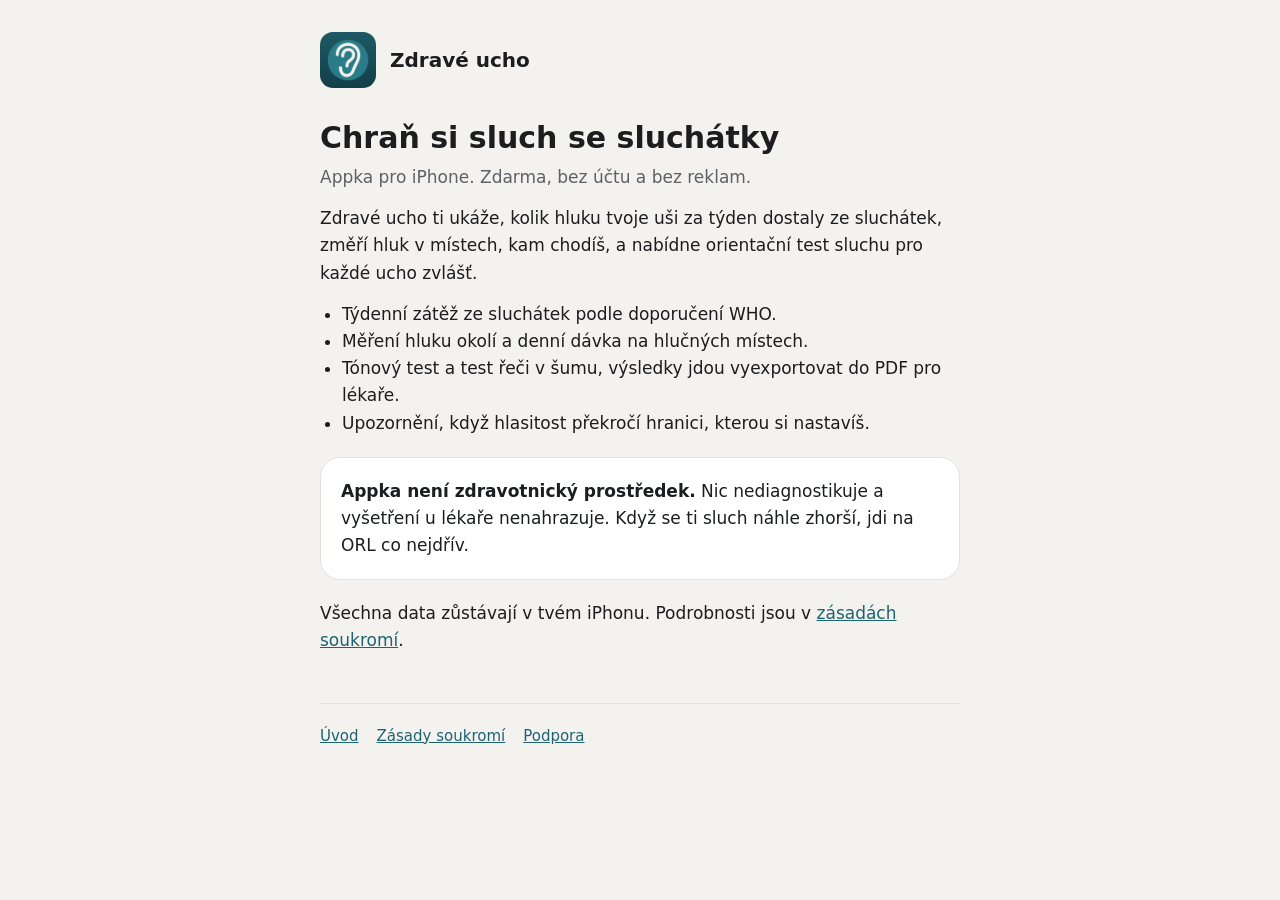
<file: index.html>
<!doctype html>
<html lang="cs">
<head>
<meta charset="utf-8">
<meta name="viewport" content="width=device-width,initial-scale=1">
<title>Zdravé ucho</title>
<meta name="description" content="Appka pro iPhone, která pomáhá chránit sluch při poslechu ve sluchátkách i v hlučném prostředí.">
<link rel="icon" href="./ikona.png">
<link rel="stylesheet" href="./styl.css">
</head>
<body>
<main>
<header><img src="./ikona.png" alt=""><a href="./">Zdravé ucho</a></header>
<h1>Chraň si sluch se sluchátky</h1>
<p class="muted">Appka pro iPhone. Zdarma, bez účtu a bez reklam.</p>
<p>Zdravé ucho ti ukáže, kolik hluku tvoje uši za týden dostaly ze sluchátek, změří hluk v místech, kam chodíš, a nabídne orientační test sluchu pro každé ucho zvlášť.</p>
<ul>
<li>Týdenní zátěž ze sluchátek podle doporučení WHO.</li>
<li>Měření hluku okolí a denní dávka na hlučných místech.</li>
<li>Tónový test a test řeči v šumu, výsledky jdou vyexportovat do PDF pro lékaře.</li>
<li>Upozornění, když hlasitost překročí hranici, kterou si nastavíš.</li>
</ul>
<div class="card"><strong>Appka není zdravotnický prostředek.</strong> Nic nediagnostikuje a vyšetření u lékaře nenahrazuje. Když se ti sluch náhle zhorší, jdi na ORL co nejdřív.</div>
<p>Všechna data zůstávají v tvém iPhonu. Podrobnosti jsou v <a href="soukromi/">zásadách soukromí</a>.</p>
<footer><a href="./">Úvod</a><a href="./soukromi/">Zásady soukromí</a><a href="./podpora/">Podpora</a></footer>
</main>
</body>
</html>
</file>
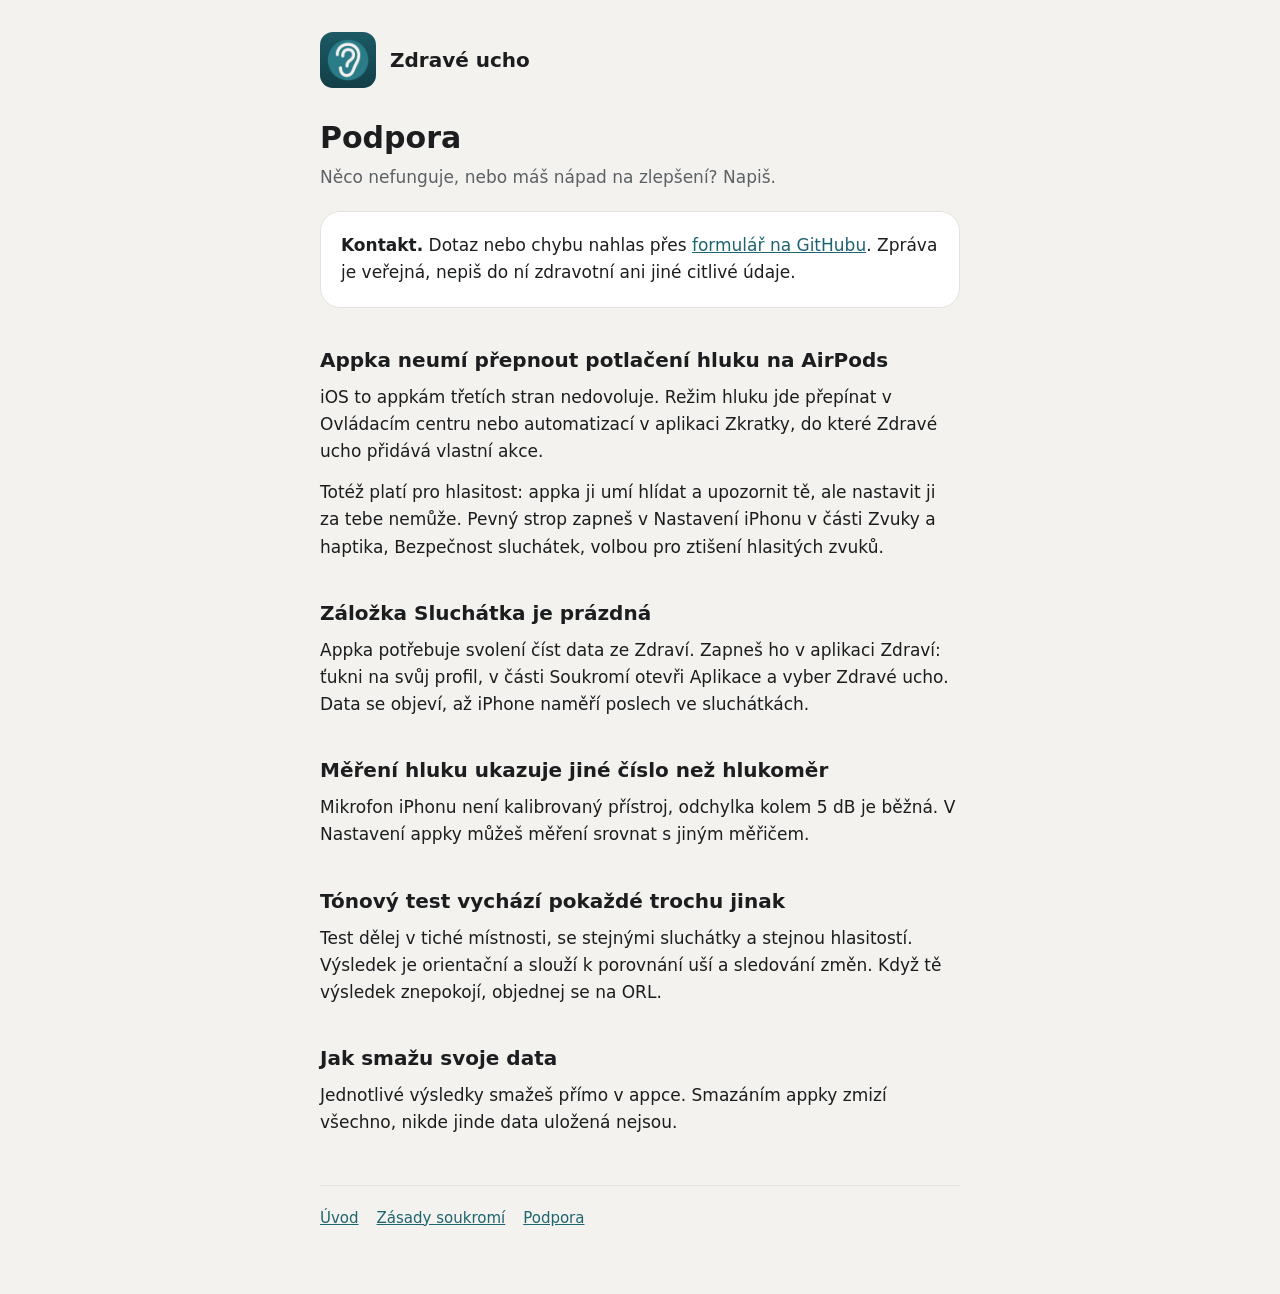
<file: podpora/index.html>
<!doctype html>
<html lang="cs">
<head>
<meta charset="utf-8">
<meta name="viewport" content="width=device-width,initial-scale=1">
<title>Podpora | Zdravé ucho</title>
<meta name="description" content="Nejčastější otázky k appce Zdravé ucho a kontakt na autora.">
<link rel="icon" href="../ikona.png">
<link rel="stylesheet" href="../styl.css">
</head>
<body>
<main>
<header><img src="../ikona.png" alt=""><a href="../">Zdravé ucho</a></header>
<h1>Podpora</h1>
<p class="muted">Něco nefunguje, nebo máš nápad na zlepšení? Napiš.</p>
<div class="card"><strong>Kontakt.</strong> Dotaz nebo chybu nahlas přes <a href="https://github.com/milanmarekmm/zdrave-ucho/issues/new">formulář na GitHubu</a>. Zpráva je veřejná, nepiš do ní zdravotní ani jiné citlivé údaje.</div>
<h2>Appka neumí přepnout potlačení hluku na AirPods</h2>
<p>iOS to appkám třetích stran nedovoluje. Režim hluku jde přepínat v Ovládacím centru nebo automatizací v aplikaci Zkratky, do které Zdravé ucho přidává vlastní akce.</p>
<p>Totéž platí pro hlasitost: appka ji umí hlídat a upozornit tě, ale nastavit ji za tebe nemůže. Pevný strop zapneš v Nastavení iPhonu v části Zvuky a haptika, Bezpečnost sluchátek, volbou pro ztišení hlasitých zvuků.</p>
<h2>Záložka Sluchátka je prázdná</h2>
<p>Appka potřebuje svolení číst data ze Zdraví. Zapneš ho v aplikaci Zdraví: ťukni na svůj profil, v části Soukromí otevři Aplikace a vyber Zdravé ucho. Data se objeví, až iPhone naměří poslech ve sluchátkách.</p>
<h2>Měření hluku ukazuje jiné číslo než hlukoměr</h2>
<p>Mikrofon iPhonu není kalibrovaný přístroj, odchylka kolem 5 dB je běžná. V Nastavení appky můžeš měření srovnat s jiným měřičem.</p>
<h2>Tónový test vychází pokaždé trochu jinak</h2>
<p>Test dělej v tiché místnosti, se stejnými sluchátky a stejnou hlasitostí. Výsledek je orientační a slouží k porovnání uší a sledování změn. Když tě výsledek znepokojí, objednej se na ORL.</p>
<h2>Jak smažu svoje data</h2>
<p>Jednotlivé výsledky smažeš přímo v appce. Smazáním appky zmizí všechno, nikde jinde data uložená nejsou.</p>
<footer><a href="../">Úvod</a><a href="../soukromi/">Zásady soukromí</a><a href="../podpora/">Podpora</a></footer>
</main>
</body>
</html>
</file>
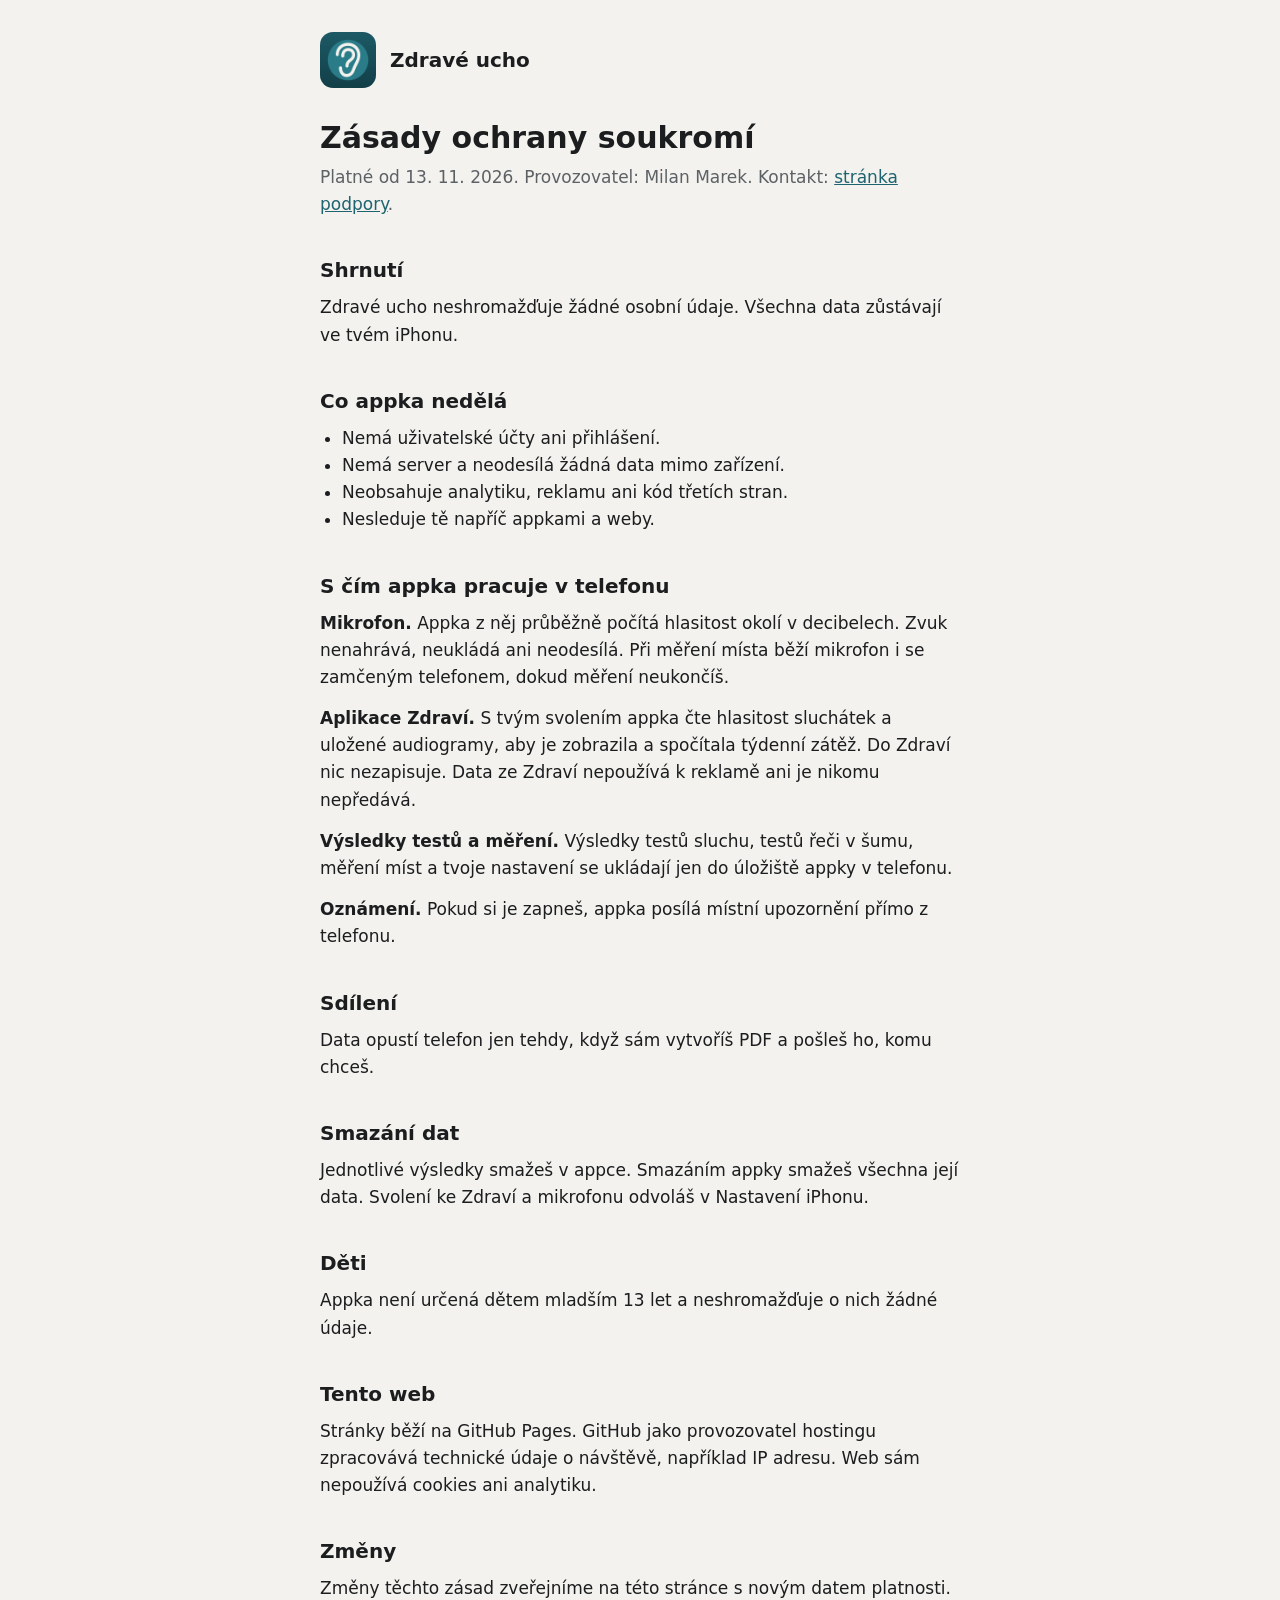
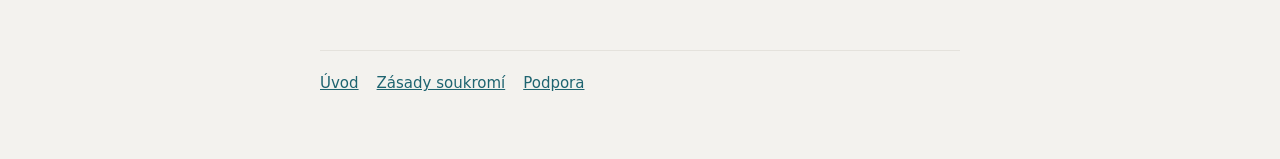
<file: soukromi/index.html>
<!doctype html>
<html lang="cs">
<head>
<meta charset="utf-8">
<meta name="viewport" content="width=device-width,initial-scale=1">
<title>Zásady soukromí | Zdravé ucho</title>
<meta name="description" content="Zdravé ucho neshromažďuje žádné osobní údaje. Všechna data zůstávají v iPhonu.">
<link rel="icon" href="../ikona.png">
<link rel="stylesheet" href="../styl.css">
</head>
<body>
<main>
<header><img src="../ikona.png" alt=""><a href="../">Zdravé ucho</a></header>
<h1>Zásady ochrany soukromí</h1>
<p class="muted">Platné od 13. 11. 2026. Provozovatel: Milan Marek. Kontakt: <a href="../podpora/">stránka podpory</a>.</p>
<h2>Shrnutí</h2>
<p>Zdravé ucho neshromažďuje žádné osobní údaje. Všechna data zůstávají ve tvém iPhonu.</p>
<h2>Co appka nedělá</h2>
<ul>
<li>Nemá uživatelské účty ani přihlášení.</li>
<li>Nemá server a neodesílá žádná data mimo zařízení.</li>
<li>Neobsahuje analytiku, reklamu ani kód třetích stran.</li>
<li>Nesleduje tě napříč appkami a weby.</li>
</ul>
<h2>S čím appka pracuje v telefonu</h2>
<p><strong>Mikrofon.</strong> Appka z něj průběžně počítá hlasitost okolí v decibelech. Zvuk nenahrává, neukládá ani neodesílá. Při měření místa běží mikrofon i se zamčeným telefonem, dokud měření neukončíš.</p>
<p><strong>Aplikace Zdraví.</strong> S tvým svolením appka čte hlasitost sluchátek a uložené audiogramy, aby je zobrazila a spočítala týdenní zátěž. Do Zdraví nic nezapisuje. Data ze Zdraví nepoužívá k reklamě ani je nikomu nepředává.</p>
<p><strong>Výsledky testů a měření.</strong> Výsledky testů sluchu, testů řeči v šumu, měření míst a tvoje nastavení se ukládají jen do úložiště appky v telefonu.</p>
<p><strong>Oznámení.</strong> Pokud si je zapneš, appka posílá místní upozornění přímo z telefonu.</p>
<h2>Sdílení</h2>
<p>Data opustí telefon jen tehdy, když sám vytvoříš PDF a pošleš ho, komu chceš.</p>
<h2>Smazání dat</h2>
<p>Jednotlivé výsledky smažeš v appce. Smazáním appky smažeš všechna její data. Svolení ke Zdraví a mikrofonu odvoláš v Nastavení iPhonu.</p>
<h2>Děti</h2>
<p>Appka není určená dětem mladším 13 let a neshromažďuje o nich žádné údaje.</p>
<h2>Tento web</h2>
<p>Stránky běží na GitHub Pages. GitHub jako provozovatel hostingu zpracovává technické údaje o návštěvě, například IP adresu. Web sám nepoužívá cookies ani analytiku.</p>
<h2>Změny</h2>
<p>Změny těchto zásad zveřejníme na této stránce s novým datem platnosti.</p>
<footer><a href="../">Úvod</a><a href="../soukromi/">Zásady soukromí</a><a href="../podpora/">Podpora</a></footer>
</main>
</body>
</html>
</file>
<file: styl.css>
:root{--bg:#F3F2EE;--surface:#fff;--text:#1B1D1F;--muted:#5C6166;--accent:#1E6470;--line:#E4E2DC}
@media (prefers-color-scheme:dark){:root{--bg:#0F1113;--surface:#1A1D20;--text:#ECEDEE;--muted:#A3A8AD;--accent:#7CC0C9;--line:#2A2E33}}
*{box-sizing:border-box}
body{margin:0;background:var(--bg);color:var(--text);font:17px/1.6 system-ui,-apple-system,"SF Pro Text",sans-serif}
main{max-width:680px;margin:0 auto;padding:32px 20px 64px}
header{display:flex;align-items:center;gap:14px;margin-bottom:32px}
header img{width:56px;height:56px;border-radius:13px}
header a{color:var(--text);text-decoration:none;font-weight:700;font-size:20px}
h1{font-size:30px;line-height:1.2;margin:0 0 8px}
h2{font-size:20px;margin:36px 0 8px}
p,ul{margin:0 0 14px}
ul{padding-left:22px}
a{color:var(--accent)}
.muted{color:var(--muted)}
.card{background:var(--surface);border:1px solid var(--line);border-radius:20px;padding:20px;margin:20px 0}
footer{margin-top:48px;padding-top:20px;border-top:1px solid var(--line);font-size:15px}
footer a{margin-right:18px}
</file>
